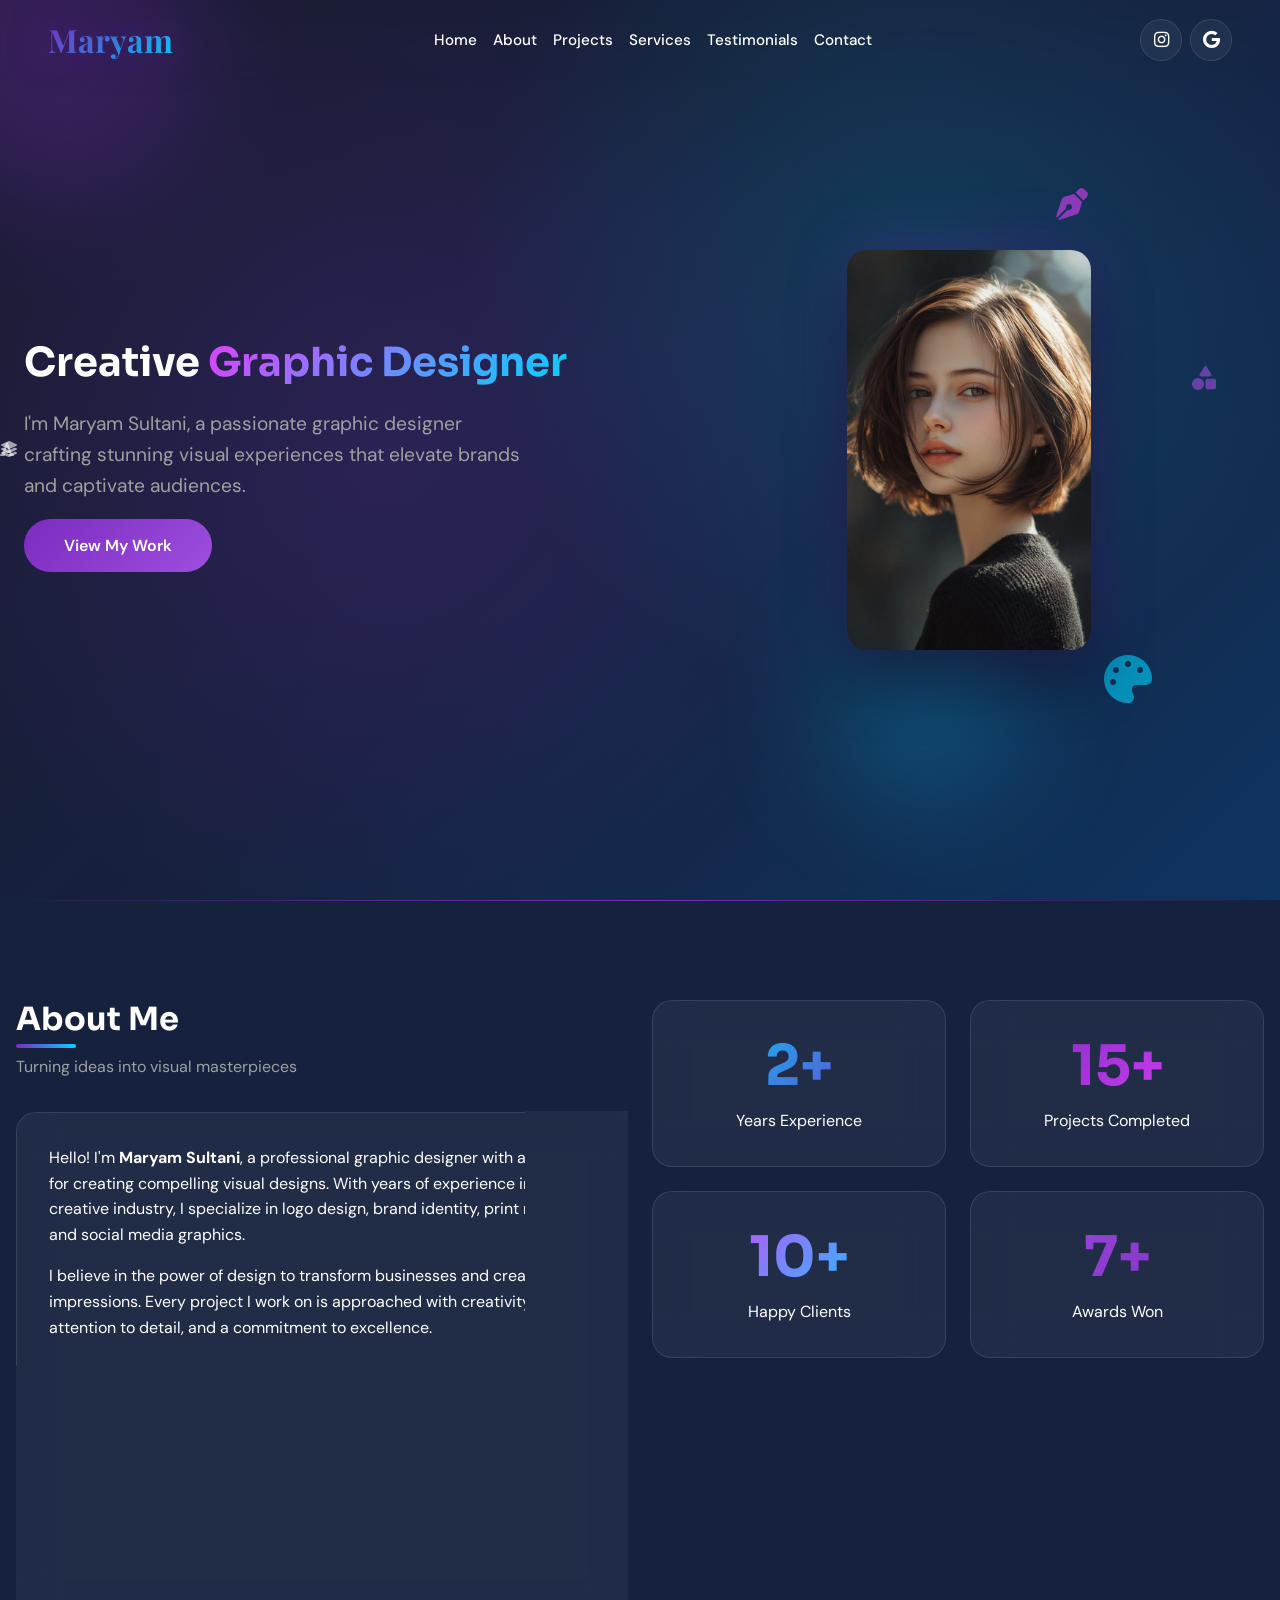
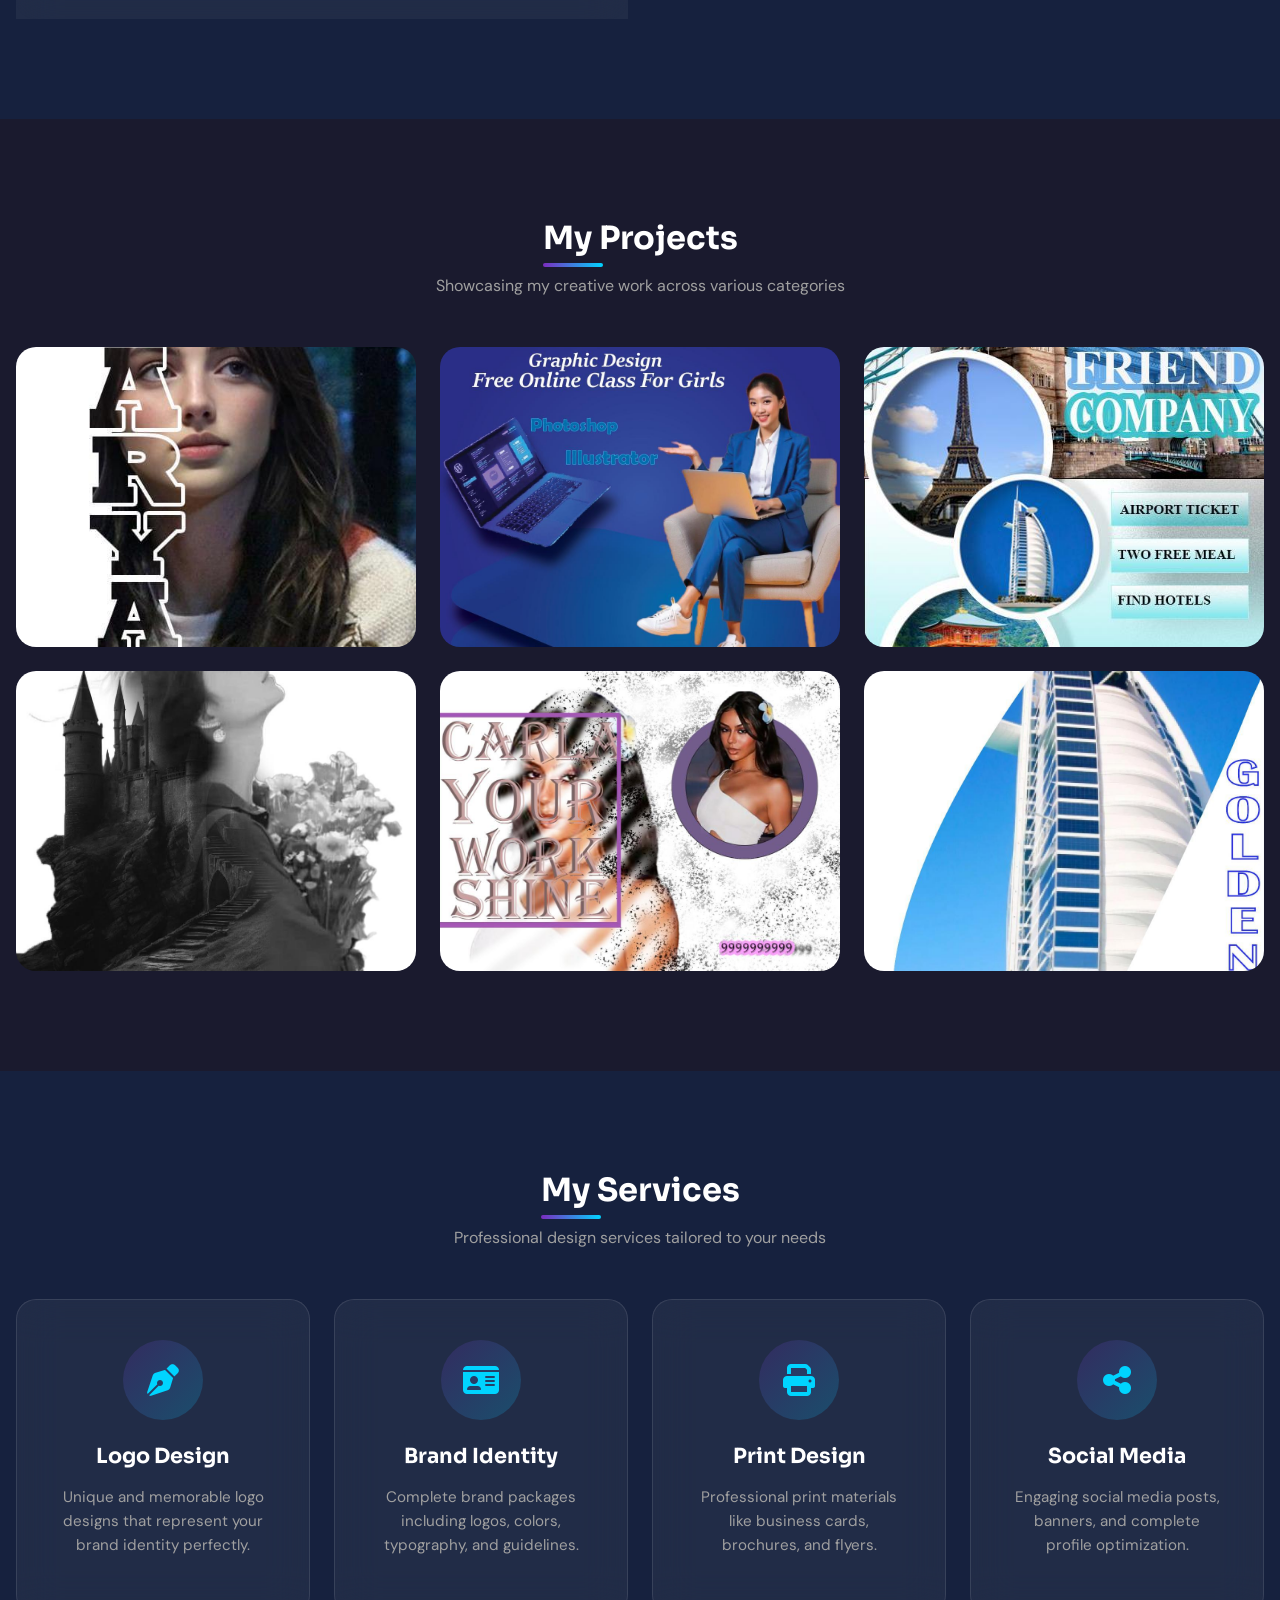
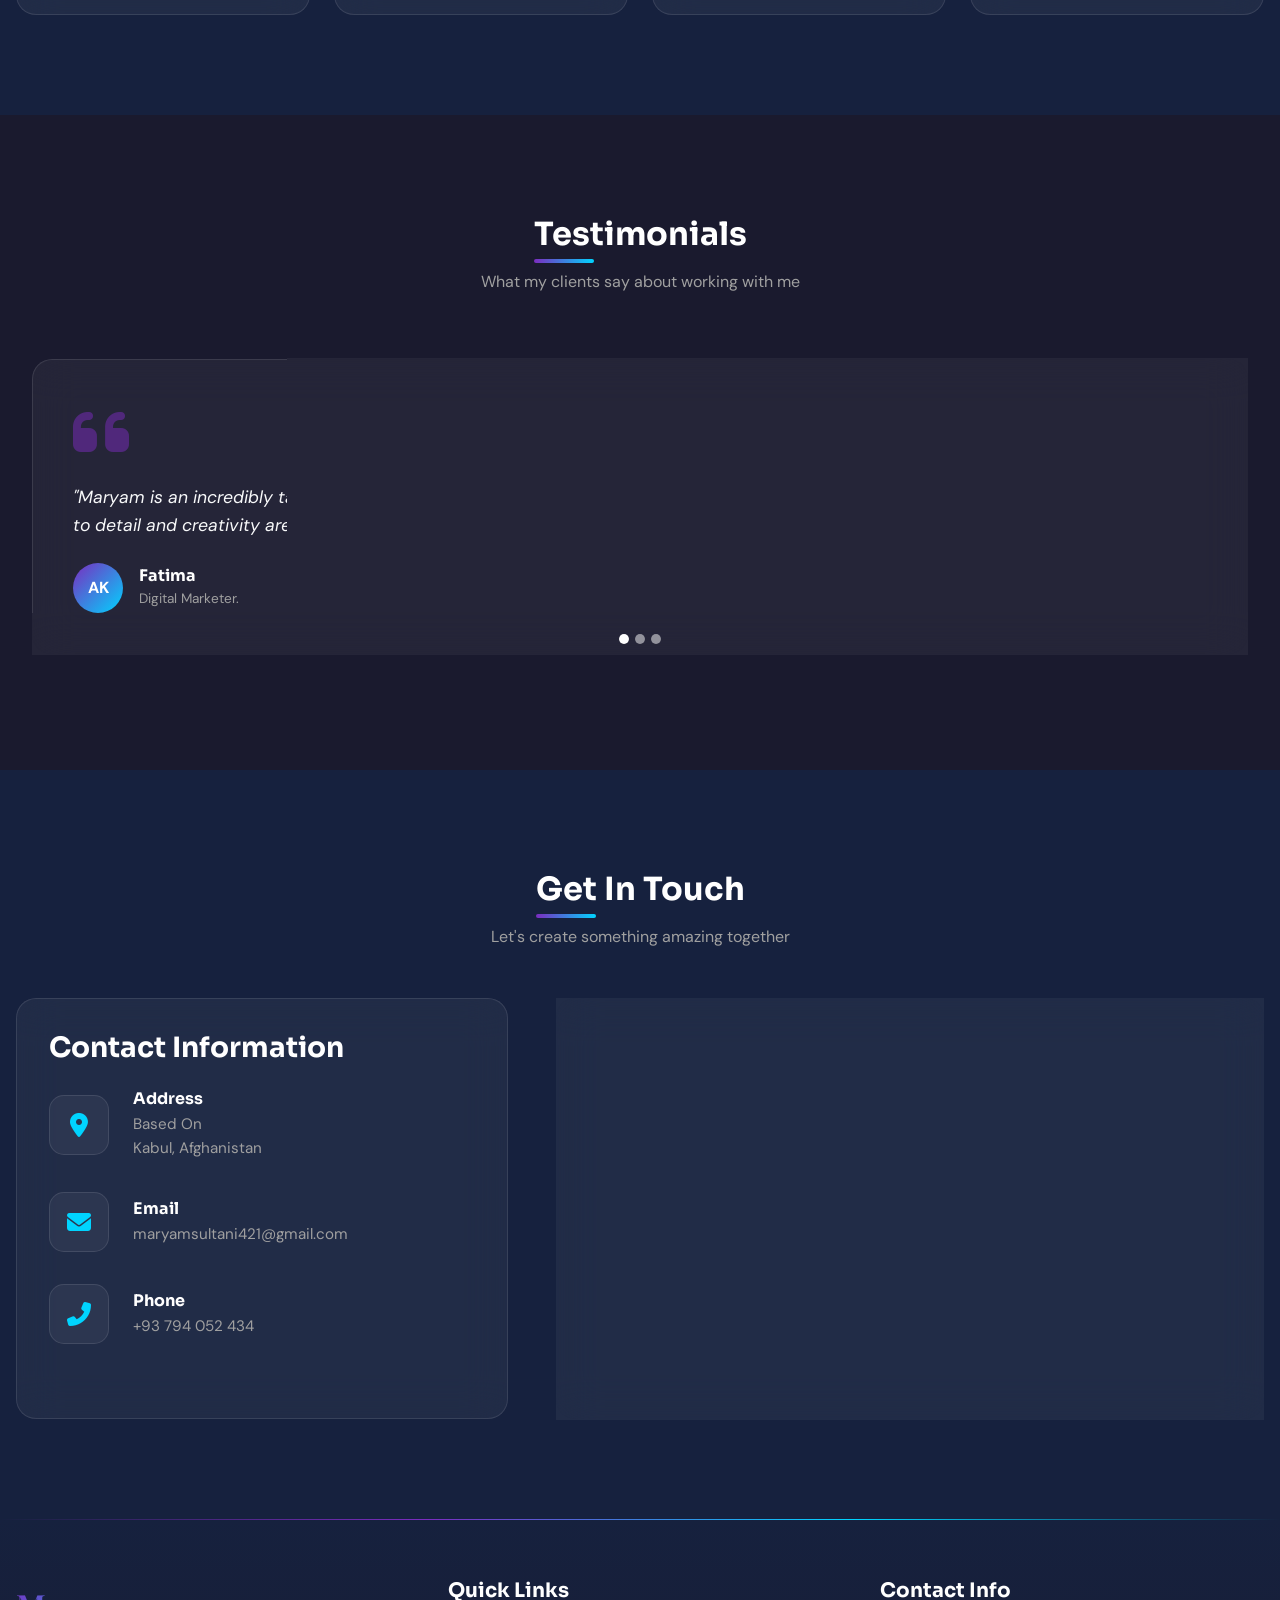
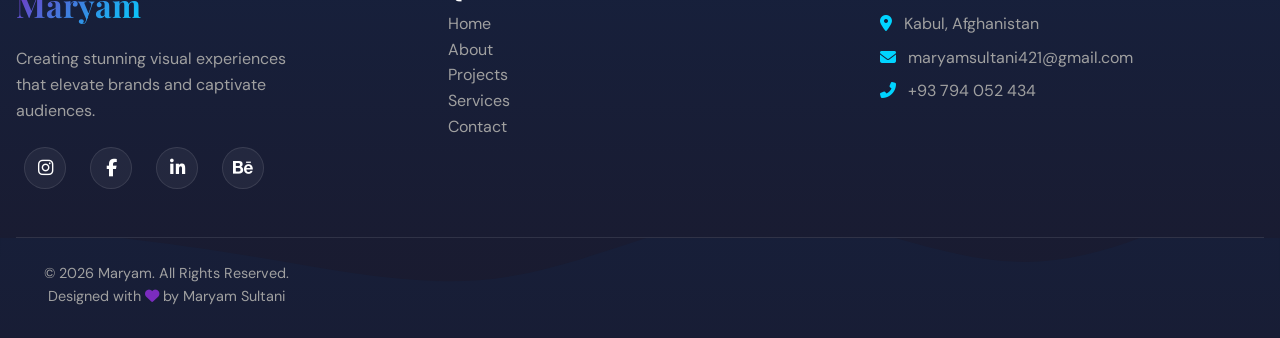
<file: index.html>
<!DOCTYPE html>
<html lang="en">
<head>
    <meta charset="UTF-8">
    <meta name="viewport" content="width=device-width, initial-scale=1.0">
    <title>Maryam Sultani – Graphic Designer</title>
    
    <!-- Favicon -->
    <link rel="icon" href="data:image/svg+xml,<svg xmlns='http://www.w3.org/2000/svg' viewBox='0 0 100 100'><defs><linearGradient id='g' x1='0%25' y1='0%25' x2='100%25' y2='100%25'><stop offset='0%25' stop-color='%237b2cbf'/><stop offset='100%25' stop-color='%2300d4ff'/></linearGradient></defs><text y='.9em' x='50%25' text-anchor='middle' font-size='80' fill='url(%23g)'>✦</text></svg>" type="image/svg+xml">
    
    <!-- Google Fonts -->
    <link rel="preconnect" href="https://fonts.googleapis.com">
    <link rel="preconnect" href="https://fonts.gstatic.com" crossorigin>
    <link href="https://fonts.googleapis.com/css2?family=DM+Sans:wght@400;500;700&family=Playfair+Display:wght@600;700&family=Sora:wght@400;600;700&display=swap" rel="stylesheet">
    
    <!-- Font Awesome -->
    <link rel="stylesheet" href="https://cdnjs.cloudflare.com/ajax/libs/font-awesome/6.5.1/css/all.min.css">
    
    <!-- Bootstrap 5 CSS -->
    <link href="https://cdn.jsdelivr.net/npm/bootstrap@5.3.2/dist/css/bootstrap.min.css" rel="stylesheet">
    
    <!-- Bootstrap Icons -->
    <link rel="stylesheet" href="https://cdn.jsdelivr.net/npm/bootstrap-icons@1.11.1/font/bootstrap-icons.css">
    
    <style>
        /* ============================================
           CSS VARIABLES & RESET
           ============================================ */
        :root {
            --primary: #1a1a2e;
            --secondary: #16213e;
            --accent-blue: #0f3460;
            --accent-purple: #7b2cbf;
            --highlight: #9d4edd;
            --glow-blue: #00d4ff;
            --glow-purple: #e040fb;
            --white: #ffffff;
            --light: #f8f9fa;
            --muted: #a0a0a0;
            --glass-bg: rgba(255, 255, 255, 0.05);
            --glass-border: rgba(255, 255, 255, 0.1);
        }

        * {
            margin: 0;
            padding: 0;
            box-sizing: border-box;
        }

        a {
            text-decoration: none !important;
        }

        html {
            scroll-behavior: smooth;
            overflow-x: hidden;
        }

        body {
            font-family: 'DM Sans', sans-serif;
            background: var(--primary);
            color: var(--white);
            overflow-x: hidden;
            max-width: 100vw;
            line-height: 1.6;
        }
        #loader-section{
    position:fixed;
    width:100%;
    height:100vh;
    display:flex;
    justify-content:center;
    align-items:center;
    background:linear-gradient(135deg,#5f00ba,#8e2de2);
    z-index:9999;
    perspective:1000px;
}

/* Slime Ball */
.slime{
    width:120px;
    height:120px;
    background:white;
    border-radius:50%;
    animation: slimeBounce 2s infinite ease-in-out;
    box-shadow:
        0 25px 50px rgba(0,0,0,0.4),
        inset -10px -15px 25px rgba(0,0,0,0.2),
        inset 10px 15px 25px rgba(255,255,255,0.5);
    transform-style:preserve-3d;
}

/* Shine */
.slime::before{
    content:'';
    position:absolute;
    width:120px;
    height:120px;
    border-radius:50%;
    background:radial-gradient(circle at 30% 30%, rgba(255,255,255,0.9), transparent 60%);
}

/* Slime Animation */
@keyframes slimeBounce{
    0%,100%{
        transform:translateY(0) scale(1,1) rotateX(0deg);
    }
    25%{
        transform:translateY(-40px) scale(1.1,0.9) rotateX(15deg);
    }
    50%{
        transform:translateY(0) scale(0.9,1.1) rotateX(-10deg);
    }
    75%{
        transform:translateY(-20px) scale(1.05,0.95) rotateX(10deg);
    }
}

/* Fade Out */
.fade-out{
    opacity:0;
    visibility:hidden;
    transition:all 1s ease;
}

        .container {
            max-width: 100%;
            padding-left: 1rem;
            padding-right: 1rem;
        }

        /* ============================================
           TYPOGRAPHY
           ============================================ */
        h1, h2, h3, h4, h5, h6 {
            font-family: 'Sora', sans-serif;
            font-weight: 700;
        }

        .logo-text {
            font-family: 'Playfair Display', serif;
            font-weight: 700;
            font-size: 2rem;
            background: linear-gradient(135deg, var(--accent-purple), var(--glow-blue));
            -webkit-background-clip: text;
            -webkit-text-fill-color: transparent;
            background-clip: text;
            text-shadow: 0 0 40px rgba(123, 44, 191, 0.5);
        }

        /* ============================================
           NAVBAR
           ============================================ */
        .navbar {
            position: fixed;
            top: 0;
            left: 0;
            right: 0;
            height: 80px;
            padding: 0 2rem;
            background: transparent;
            transition: all 0.4s cubic-bezier(0.4, 0, 0.2, 1);
            z-index: 1000;
            backdrop-filter: blur(10px);
        }

        .navbar.scrolled {
            background: rgba(26, 26, 46, 0.95);
            box-shadow: 0 10px 40px rgba(0, 0, 0, 0.3);
        }

        .navbar .nav-link {
            color: var(--white);
            font-weight: 500;
            font-size: 0.95rem;
            padding: 0.5rem 1.25rem;
            position: relative;
            transition: color 0.3s ease;
        }

        .navbar .nav-link::after {
            content: '';
            position: absolute;
            bottom: 0;
            left: 50%;
            width: 0;
            height: 2px;
            background: linear-gradient(90deg, var(--accent-purple), var(--glow-blue));
            transition: all 0.3s ease;
            transform: translateX(-50%);
        }

        .navbar .nav-link:hover {
            color: var(--glow-blue);
        }

        .navbar .nav-link:hover::after {
            width: 80%;
        }

        .social-icon {
            width: 42px;
            height: 42px;
            display: flex;
            align-items: center;
            justify-content: center;
            border-radius: 50%;
            background: var(--glass-bg);
            border: 1px solid var(--glass-border);
            color: var(--white);
            font-size: 1.1rem;
            transition: all 0.3s ease;
            margin-left: 0.5rem;
        }

        .social-icon:hover {
            background: linear-gradient(135deg, var(--accent-purple), var(--highlight));
            box-shadow: 0 0 25px rgba(123, 44, 191, 0.5);
            transform: translateY(-3px);
        }

        .navbar-toggler {
            border: none;
            padding: 0.5rem;
        }

        .navbar-toggler:focus {
            box-shadow: none;
        }

        .navbar-toggler-icon {
            background-image: none;
            width: 30px;
            height: 2px;
            background: var(--white);
            position: relative;
            transition: all 0.3s ease;
        }

        .navbar-toggler-icon::before,
        .navbar-toggler-icon::after {
            content: '';
            position: absolute;
            width: 100%;
            height: 100%;
            background: var(--white);
            left: 0;
            transition: all 0.3s ease;
        }

        .navbar-toggler-icon::before { top: -8px; }
        .navbar-toggler-icon::after { top: 8px; }

        /* Offcanvas */
        .offcanvas {
            background: linear-gradient(180deg, var(--primary), var(--secondary));
        }

        .offcanvas-header .btn-close {
            filter: invert(1);
        }

        .offcanvas-body .nav-link {
            color: var(--white);
            font-size: 1.2rem;
            padding: 1rem;
            border-bottom: 1px solid var(--glass-border);
            transition: all 0.3s ease;
        }

        .offcanvas-body .nav-link:hover {
            padding-left: 1.5rem;
            color: var(--glow-blue);
        }

        /* ============================================
           HERO SECTION
           ============================================ */
        .hero {
            min-height: 100vh;
            display: flex;
            align-items: center;
            position: relative;
            overflow: hidden;
            background: linear-gradient(135deg, var(--primary) 0%, var(--secondary) 50%, var(--accent-blue) 100%);
        }

        .hero::before {
            content: '';
            position: absolute;
            top: 0;
            left: 0;
            right: 0;
            bottom: 0;
            background: radial-gradient(circle at 30% 50%, rgba(123, 44, 191, 0.2) 0%, transparent 50%),
                        radial-gradient(circle at 70% 30%, rgba(0, 212, 255, 0.15) 0%, transparent 40%);
        }

        .hero-content {
            position: relative;
            z-index: 2;
        }

        .hero h1 {
            font-size: 4rem;
            line-height: 1.1;
            margin-bottom: 1.5rem;
        }

        .hero h1 span {
            background: linear-gradient(135deg, var(--glow-purple), var(--glow-blue));
            -webkit-background-clip: text;
            -webkit-text-fill-color: transparent;
            background-clip: text;
        }

        .hero p {
            font-size: 1.2rem;
            color: var(--muted);
            margin-bottom: 2rem;
            max-width: 500px;
        }

        .btn-gradient {
            background: linear-gradient(135deg, var(--accent-purple), var(--highlight));
            color: var(--white);
            padding: 1rem 2.5rem;
            border-radius: 50px;
            font-weight: 600;
            border: none;
            position: relative;
            overflow: hidden;
            transition: all 0.4s ease;
        }

       

        .btn-gradient:hover {
            transform: translateY(-3px);
            box-shadow: 0 15px 40px rgba(123, 44, 191, 0.4);
        }

        .btn-gradient:hover::before {
            left: 0;
        }

        .hero-image-container {
            position: relative;
        }

        .hero-image {
            width: 110%;
            max-width: 450px;
            height: 500px;
            object-fit: cover;
            border-radius: 20px;
            box-shadow: 0 30px 60px rgba(0, 0, 0, 0.4),
                        0 0 60px rgba(123, 44, 191, 0.3);
        }

        /* Floating 3D Elements */
        .floating-element {
            position: absolute;
            opacity: 0.6;
            animation: float 6s ease-in-out infinite;
        }

        .floating-element:nth-child(1) {
            top: 15%;
            left: 10%;
            font-size: 3rem;
            color: var(--glow-blue);
            animation-delay: 0s;
        }

        .floating-element:nth-child(2) {
            top: 60%;
            left: 5%;
            font-size: 2.5rem;
            color: var(--accent-purple);
            animation-delay: 1s;
        }

        .floating-element:nth-child(3) {
            top: 20%;
            right: 15%;
            font-size: 2rem;
            color: var(--glow-purple);
            animation-delay: 2s;
        }

        .floating-element:nth-child(4) {
            bottom: 20%;
            right: 10%;
            font-size: 3rem;
            color: var(--glow-blue);
            animation-delay: 1.5s;
        }

        .floating-element:nth-child(5) {
            top: 40%;
            right: 5%;
            font-size: 1.5rem;
            color: var(--highlight);
            animation-delay: 0.5s;
        }

        .shape {
            position: absolute;
            border-radius: 50%;
            filter: blur(60px);
            animation: pulse 4s ease-in-out infinite;
        }

        .shape-1 {
            width: 300px;
            height: 300px;
            background: var(--accent-purple);
            top: -100px;
            left: -100px;
            opacity: 0.3;
        }

        .shape-2 {
            width: 200px;
            height: 200px;
            background: var(--glow-blue);
            bottom: 10%;
            right: 20%;
            opacity: 0.2;
            animation-delay: 2s;
        }

        /* ============================================
           ABOUT SECTION
           ============================================ */
        .about {
            padding: 100px 0;
            position: relative;
            background: var(--secondary);
        }

        .about::before {
            content: '';
            position: absolute;
            top: 0;
            left: 0;
            right: 0;
            height: 1px;
            background: linear-gradient(90deg, transparent, var(--accent-purple), transparent);
        }

        .glass-card {
            background: var(--glass-bg);
            backdrop-filter: blur(20px);
            border: 1px solid var(--glass-border);
            border-radius: 20px;
            padding: 2rem;
            transition: all 0.4s ease;
        }

        .glass-card:hover {
            transform: translateY(-10px);
            box-shadow: 0 30px 60px rgba(0, 0, 0, 0.3);
            border-color: rgba(123, 44, 191, 0.3);
        }

        .section-title {
            font-size: 2.5rem;
            margin-bottom: 1rem;
            position: relative;
            display: inline-block;
        }

        .section-title::after {
            content: '';
            position: absolute;
            bottom: -10px;
            left: 0;
            width: 60px;
            height: 4px;
            background: linear-gradient(90deg, var(--accent-purple), var(--glow-blue));
            border-radius: 2px;
        }

        .section-subtitle {
            color: var(--muted);
            margin-bottom: 2rem;
        }

        .skill-bar {
            margin-bottom: 1.25rem;
        }

        .skill-name {
            display: flex;
            justify-content: space-between;
            margin-bottom: 0.4rem;
            font-weight: 500;
            font-size: 0.9rem;
        }

        .skill-progress {
            height: 6px;
            background: rgba(255, 255, 255, 0.1);
            border-radius: 3px;
            overflow: hidden;
        }

        .skill-fill {
            height: 100%;
            background: linear-gradient(90deg, var(--accent-purple), var(--glow-blue));
            border-radius: 3px;
            width: 0;
            transition: width 1.5s ease;
        }

        /* ============================================
           PROJECTS SECTION
           ============================================ */
        .projects {
            padding: 100px 0;
            position: relative;
            background: var(--primary);
        }

        .project-card {
            position: relative;
            border-radius: 20px;
            overflow: hidden;
            cursor: pointer;
            transition: all 0.4s ease;
        }

        .project-card img {
            width: 100%;
            height: 300px;
            object-fit: cover;
            transition: all 0.5s ease;
        }

        .project-card::before {
            content: '';
            position: absolute;
            top: 0;
            left: 0;
            right: 0;
            bottom: 0;
            background: linear-gradient(to top, rgba(26, 26, 46, 0.95) 0%, transparent 60%);
            z-index: 1;
            opacity: 0;
            transition: opacity 0.4s ease;
        }

        .project-card:hover img {
            transform: scale(1.1);
        }

        .project-card:hover::before {
            opacity: 1;
        }

        .project-info {
            position: absolute;
            bottom: 0;
            left: 0;
            right: 0;
            padding: 1.5rem;
            transform: translateY(20px);
            opacity: 0;
            transition: all 0.4s ease;
            z-index: 2;
        }

        .project-card:hover .project-info {
            transform: translateY(0);
            opacity: 1;
        }

        .project-category {
            font-size: 0.85rem;
            color: var(--glow-blue);
            text-transform: uppercase;
            letter-spacing: 2px;
            margin-bottom: 0.5rem;
        }

        .project-title {
            font-size: 1.3rem;
            margin-bottom: 0;
        }

        /* ============================================
           SERVICES SECTION
           ============================================ */
        .services {
            padding: 100px 0;
            position: relative;
            background: var(--secondary);
        }

        .service-card {
            background: var(--glass-bg);
            backdrop-filter: blur(20px);
            border: 1px solid var(--glass-border);
            border-radius: 20px;
            padding: 2.5rem;
            text-align: center;
            position: relative;
            overflow: hidden;
            transition: all 0.4s ease;
        }

        .service-card::before {
            content: '';
            position: absolute;
            top: 0;
            left: 0;
            right: 0;
            height: 3px;
            background: linear-gradient(90deg, var(--accent-purple), var(--glow-blue));
            transform: scaleX(0);
            transition: transform 0.4s ease;
        }

        .service-card:hover {
            transform: translateY(-15px) rotateX(5deg);
            box-shadow: 0 30px 60px rgba(0, 0, 0, 0.3);
            border-color: rgba(123, 44, 191, 0.3);
        }

        .service-card:hover::before {
            transform: scaleX(1);
        }

        .service-icon {
            width: 80px;
            height: 80px;
            display: flex;
            align-items: center;
            justify-content: center;
            margin: 0 auto 1.5rem;
            background: linear-gradient(135deg, rgba(123, 44, 191, 0.2), rgba(0, 212, 255, 0.2));
            border-radius: 50%;
            font-size: 2rem;
            color: var(--glow-blue);
            transition: all 0.4s ease;
        }

        .service-card:hover .service-icon {
            background: linear-gradient(135deg, var(--accent-purple), var(--highlight));
            box-shadow: 0 0 30px rgba(123, 44, 191, 0.5);
            transform: scale(1.1) rotate(10deg);
        }

        .service-card h4 {
            margin-bottom: 1rem;
            font-size: 1.3rem;
        }

        .service-card p {
            color: var(--muted);
            font-size: 0.95rem;
        }

        /* ============================================
           TESTIMONIALS SECTION
           ============================================ */
        .testimonials {
            padding: 100px 0;
            position: relative;
            background: var(--primary);
        }

        .testimonial-card {
            background: var(--glass-bg);
            backdrop-filter: blur(20px);
            border: 1px solid var(--glass-border);
            border-radius: 20px;
            padding: 2.5rem;
            margin: 1rem;
        }

        .testimonial-quote {
            font-size: 4rem;
            color: var(--accent-purple);
            line-height: 1;
            margin-bottom: 1rem;
            opacity: 0.5;
        }

        .testimonial-text {
            font-size: 1.1rem;
            font-style: italic;
            color: var(--light);
            margin-bottom: 1.5rem;
        }

        .testimonial-author {
            display: flex;
            align-items: center;
            gap: 1rem;
        }

        .testimonial-avatar {
            width: 50px;
            height: 50px;
            border-radius: 50%;
            background: linear-gradient(135deg, var(--accent-purple), var(--glow-blue));
            display: flex;
            align-items: center;
            justify-content: center;
            font-weight: 700;
        }

        .testimonial-info h5 {
            margin: 0;
            font-size: 1rem;
        }

        .testimonial-info span {
            color: var(--muted);
            font-size: 0.85rem;
        }

        .carousel-indicators button {
            width: 12px;
            height: 12px;
            border-radius: 50%;
            background-color: transparent;
            border: 2px solid var(--white);
            opacity: 0.6;
            margin: 0 4px;
            padding: 0;
        }

        .carousel-indicators button.active {
            background-color: var(--white);
            opacity: 1;
        }

        /* ============================================
           CONTACT SECTION
           ============================================ */
        .contact {
            padding: 100px 0;
            position: relative;
            background: var(--secondary);
        }

        .contact-info-item {
            display: flex;
            align-items: center;
            gap: 1.5rem;
            margin-bottom: 2rem;
        }

        .contact-icon {
            width: 60px;
            height: 60px;
            display: flex;
            align-items: center;
            justify-content: center;
            background: var(--glass-bg);
            border: 1px solid var(--glass-border);
            border-radius: 15px;
            font-size: 1.5rem;
            color: var(--glow-blue);
            transition: all 0.3s ease;
        }

        .contact-info-item:hover .contact-icon {
            background: linear-gradient(135deg, var(--accent-purple), var(--highlight));
            box-shadow: 0 0 30px rgba(123, 44, 191, 0.4);
            transform: translateY(-5px);
        }

        .contact-info-item h5 {
            margin-bottom: 0.25rem;
            font-size: 1rem;
        }

        .contact-info-item p {
            color: var(--muted);
            margin: 0;
            font-size: 0.95rem;
        }

        .form-control {
            background: var(--glass-bg);
            border: 1px solid var(--glass-border);
            color: var(--white);
            padding: 1rem 1.25rem;
            border-radius: 12px;
            transition: all 0.3s ease;
        }

        .form-control:focus {
            background: var(--glass-bg);
            border-color: var(--accent-purple);
            box-shadow: 0 0 20px rgba(123, 44, 191, 0.3);
            color: var(--white);
        }

        .form-control::placeholder {
            color: var(--muted);
        }

        .form-floating label {
            color: var(--muted);
        }

        .form-floating .form-control:focus ~ label,
        .form-floating .form-control:not(:placeholder-shown) ~ label {
            color: var(--glow-blue);
        }

        /* ============================================
           FOOTER
           ============================================ */
        .footer {
            padding: 60px 0 30px;
            position: relative;
            background: linear-gradient(180deg, var(--secondary), var(--primary));
            overflow: hidden;
        }

        .footer::before {
            content: '';
            position: absolute;
            top: 0;
            left: 0;
            right: 0;
            height: 1px;
            background: linear-gradient(90deg, transparent, var(--accent-purple), var(--glow-blue), transparent);
        }

        .footer-shape {
            position: absolute;
            bottom: 0;
            left: 0;
            right: 0;
            height: 100px;
            background: url("data:image/svg+xml,%3Csvg xmlns='http://www.w3.org/2000/svg' viewBox='0 0 1440 320'%3E%3Cpath fill='%230f3460' fill-opacity='0.3' d='M0,192L48,197.3C96,203,192,213,288,229.3C384,245,480,267,576,250.7C672,235,768,181,864,181.3C960,181,1056,235,1152,234.7C1248,235,1344,181,1392,154.7L1440,128L1440,320L1392,320C1344,320,1248,320,1152,320C1056,320,960,320,864,320C768,320,672,320,576,320C480,320,384,320,288,320C192,320,96,320,48,320L0,320Z'%3E%3C/path%3E%3C/svg%3E") no-repeat bottom;
            background-size: cover;
            opacity: 0.5;
        }

        .footer-content {
            position: relative;
            z-index: 2;
        }

        .footer-logo {
            font-family: 'Playfair Display', serif;
            font-size: 2rem;
            font-weight: 700;
            background: linear-gradient(135deg, var(--accent-purple), var(--glow-blue));
            -webkit-background-clip: text;
            -webkit-text-fill-color: transparent;
            margin-bottom: 1rem;
            display: inline-block;
        }

        .footer p {
            color: var(--muted);
            max-width: 300px;
        }

        .footer-social {
            display: flex;
            gap: 1rem;
            margin-top: 1.5rem;
        }

        .footer-bottom {
            margin-top: 3rem;
            padding-top: 1.5rem;
            border-top: 1px solid var(--glass-border);
            text-align: center;
            color: var(--muted);
            font-size: 0.9rem;
        }

        .footer a {
            text-decoration: none !important;
            transition: color 0.3s ease;
        }

        .footer a:hover {
            color: var(--glow-blue) !important;
        }

        /* ============================================
           ANIMATIONS
           ============================================ */
        @keyframes fadeInUp {
            from {
                opacity: 0;
                transform: translateY(30px);
            }
            to {
                opacity: 1;
                transform: translateY(0);
            }
        }

        @keyframes fadeInRight {
            from {
                opacity: 0;
                transform: translateX(30px);
            }
            to {
                opacity: 1;
                transform: translateX(0);
            }
        }

        @keyframes float {
            0%, 100% {
                transform: translateY(0) rotate(0deg);
            }
            50% {
                transform: translateY(-20px) rotate(10deg);
            }
        }

        @keyframes pulse {
            0%, 100% {
                opacity: 0.3;
                transform: scale(1);
            }
            50% {
                opacity: 0.5;
                transform: scale(1.1);
            }
        }

        @keyframes morphShape {
            0%, 100% {
                border-radius: 30% 70% 70% 30% / 30% 30% 70% 70%;
            }
            25% {
                border-radius: 58% 42% 75% 25% / 76% 46% 54% 24%;
            }
            50% {
                border-radius: 50% 50% 33% 67% / 55% 27% 73% 45%;
            }
            75% {
                border-radius: 33% 67% 58% 42% / 63% 68% 32% 37%;
            }
        }

        @keyframes gradientMove {
            0% {
                background-position: 0% 50%;
            }
            50% {
                background-position: 100% 50%;
            }
            100% {
                background-position: 0% 50%;
            }
        }

        /* Scroll Animation Classes */
        .reveal {
            opacity: 0;
            transform: translateY(50px);
            transition: all 0.8s ease;
        }

        .reveal.active {
            opacity: 1;
            transform: translateY(0);
        }

        /* ============================================
           RESPONSIVE
           ============================================ */
        @media (max-width: 991px) {
            .navbar .container {
                position: relative;
            }

            .navbar-collapse {
                display: none;
            }

            .hero h1 {
                font-size: 2.5rem;
            }

            .hero-image {
                max-width: 320px;
                height: 380px;
            }

            .section-title {
                font-size: 2rem;
            }
        }

        @media (max-width: 767px) {
            .hero {
                padding-top: 90px;
                padding-bottom: 40px;
                text-align: center;
            }

            .hero .row {
                flex-direction: column-reverse;
            }

            .hero-content {
                text-align: center;
            }

            .hero p {
                margin: 0 auto 1.5rem;
            }

            .hero-image-container {
                margin-top: 1.5rem;
                text-align: center;
            }

            .hero-image {
                max-width: 240px;
                height: 280px;
            }

            .floating-element {
                display: none;
            }

            .about, .projects, .services, .testimonials, .contact {
                padding: 50px 0;
            }

            .section-title {
                font-size: 1.75rem;
                margin-bottom: 0.75rem;
            }

            .section-subtitle {
                margin-bottom: 2rem;
            }

            .glass-card, .service-card {
                padding: 1.25rem;
            }

            .about .row {
                flex-direction: column;
            }

            .about .col-lg-6:first-child {
                order: 2;
            }

            .about .col-lg-6:last-child {
                order: 1;
                margin-bottom: 1.5rem;
            }

            .projects .row {
                flex-direction: column;
            }

            .services .row {
                flex-direction: column;
            }

            .services .col-md-6, 
            .services .col-lg-3 {
                width: 100%;
            }

            .testimonials .carousel-inner {
                padding: 0 0.5rem;
            }

            .contact .row {
                flex-direction: column;
            }

            .contact .col-lg-5,
            .contact .col-lg-7 {
                width: 100%;
            }
        }

        @media (max-width: 576px) {
            .navbar {
                padding: 0 1rem;
                height: 70px;
            }

            .logo-text {
                font-size: 1.5rem;
            }

            .hero {
                padding-top: 85px;
                padding-bottom: 30px;
                min-height: auto;
            }

            .hero h1 {
                font-size: 1.75rem;
                margin-bottom: 1rem;
            }

            .hero p {
                font-size: 0.9rem;
                margin-bottom: 1.25rem;
            }

            .hero-image {
                max-width: 200px;
                height: 240px;
            }

            .btn-gradient {
                padding: 0.75rem 1.5rem;
                font-size: 0.875rem;
            }

            .section-title {
                font-size: 1.5rem;
            }

            .section-subtitle {
                font-size: 0.85rem;
                margin-bottom: 1.5rem;
            }

            .about, .projects, .services, .testimonials, .contact {
                padding: 40px 0;
            }

            .glass-card p {
                font-size: 0.9rem;
            }

            .skill-name {
                font-size: 0.8rem;
            }

            .display-4 {
                font-size: 2rem !important;
            }

            .project-card img {
                height: 200px;
            }

            .project-info {
                padding: 1rem;
            }

            .project-title {
                font-size: 1rem;
            }

            .project-category {
                font-size: 0.7rem;
            }

            .service-card {
                padding: 1.25rem;
                margin-bottom: 1rem;
            }

            .service-icon {
                width: 55px;
                height: 55px;
                font-size: 1.25rem;
                margin-bottom: 1rem;
            }

            .service-card h4 {
                font-size: 1rem;
                margin-bottom: 0.5rem;
            }

            .service-card p {
                font-size: 0.8rem;
            }

            .testimonial-card {
                padding: 1.25rem;
                margin: 0.25rem;
            }

            .testimonial-text {
                font-size: 0.85rem;
            }

            .testimonial-quote {
                font-size: 2.5rem;
            }

            .testimonial-avatar {
                width: 40px;
                height: 40px;
                font-size: 0.9rem;
            }

            .testimonial-info h5 {
                font-size: 0.9rem;
            }

            .testimonial-info span {
                font-size: 0.75rem;
            }

            .contact-info-item {
                flex-direction: row;
                text-align: left;
                gap: 1rem;
                margin-bottom: 1.25rem;
            }

            .contact-icon {
                width: 45px;
                height: 45px;
                font-size: 1.1rem;
                flex-shrink: 0;
            }

            .contact-info-item h5 {
                font-size: 0.9rem;
            }

            .contact-info-item p {
                font-size: 0.8rem;
            }

            .form-control {
                padding: 0.75rem 1rem;
                font-size: 0.9rem;
            }

            .form-floating > .form-control, 
            .form-floating > .form-select {
                height: 3rem;
            }

            .form-floating > label {
                padding: 0.75rem 1rem;
                font-size: 0.9rem;
            }

            .btn-gradient.w-100 {
                width: 100% !important;
            }

            .footer {
                padding: 30px 0 20px;
            }

            .footer-logo {
                font-size: 1.5rem;
            }

            .footer p {
                font-size: 0.85rem;
            }

            .footer h5 {
                font-size: 1rem;
                margin-bottom: 0.75rem;
            }

            .footer ul li {
                font-size: 0.85rem;
                margin-bottom: 0.5rem;
            }

            .footer-bottom {
                margin-top: 1.5rem;
                padding-top: 1rem;
                font-size: 0.75rem;
            }

            .carousel-indicators {
                bottom: -5px;
            }

            .carousel-indicators button {
                width: 8px;
                height: 8px;
                border-width: 1.5px;
            }
        }

        @media (max-width: 400px) {
            .hero h1 {
                font-size: 1.5rem;
            }

            .hero p {
                font-size: 0.85rem;
            }

            .hero-image {
                max-width: 170px;
                height: 200px;
            }

            .btn-gradient {
                padding: 0.65rem 1.25rem;
                font-size: 0.8rem;
            }

            .section-title {
                font-size: 1.35rem;
            }

            .glass-card {
                padding: 1rem;
            }

            .project-card img {
                height: 180px;
            }

            .service-icon {
                width: 50px;
                height: 50px;
            }

            .testimonial-card {
                padding: 1rem;
            }

            .contact-icon {
                width: 40px;
                height: 40px;
                font-size: 1rem;
            }
        }

            .navbar-collapse {
                display: none;
            }

            .hero h1 {
                font-size: 2.5rem;
            }

            .hero-image {
                max-width: 350px;
                height: 400px;
            }

            .section-title {
                font-size: 2rem;
            }
        }

        @media (max-width: 576px) {
            .hero {
                padding-top: 90px;
            }

            .hero h1 {
                font-size: 2rem;
            }

            .hero p {
                font-size: 1rem;
            }

            .hero-image {
                max-width: 250px;
                height: 300px;
            }

            .section-title {
                font-size: 1.6rem;
            }

            .about, .projects, .services, .testimonials, .contact {
                padding: 50px 0;
            }

            .glass-card {
                padding: 1.5rem;
            }

            .project-card img {
                height: 250px;
            }

            .service-card {
                padding: 1.5rem;
            }

            .service-icon {
                width: 70px;
                height: 70px;
            }

            .testimonial-card {
                padding: 2rem;
                margin: 0.5rem;
            }

            .contact-info-item {
                flex-direction: row;
                text-align: left;
            }

            .contact-icon {
                flex-shrink: 0;
            }

            .form-floating > .form-control, 
            .form-floating > .form-select {
                height: 3.5rem;
                padding: 1rem 1.25rem;
            }

            .form-floating > label {
                padding: 1rem 1.25rem;
            }

            .btn-gradient {
                padding: 0.9rem 2rem;
            }

            .footer-social {
                justify-content: flex-start;
            }
        }

        @media (max-width: 767px) {
            .hero {
                padding-top: 100px;
                text-align: center;
            }

            .hero p {
                margin: 0 auto 2rem;
            }

            .hero-image-container {
                margin-top: 2rem;
            }

            .hero-image {
                max-width: 280px;
                height: 320px;
            }

            .floating-element {
                display: none;
            }

            .about, .projects, .services, .testimonials, .contact {
                padding: 60px 0;
            }

            .section-title {
                font-size: 1.75rem;
            }

            .glass-card, .service-card {
                padding: 1.5rem;
            }
        }

        @media (max-width: 480px) {
            .navbar {
                padding: 0 1rem;
                height: 70px;
            }

            .logo-text {
                font-size: 1.5rem;
            }

            .hero {
                min-height: auto;
                padding: 100px 0 60px;
            }

            .hero h1 {
                font-size: 1.75rem;
            }

            .hero p {
                font-size: 0.95rem;
            }

            .hero-image {
                max-width: 220px;
                height: 260px;
            }

            .btn-gradient {
                padding: 0.875rem 1.75rem;
                font-size: 0.9rem;
            }

            .section-title {
                font-size: 1.5rem;
            }

            .section-subtitle {
                font-size: 0.9rem;
                margin-bottom: 2rem;
            }

            .glass-card {
                padding: 1.25rem;
            }

            .about, .projects, .services, .testimonials, .contact {
                padding: 50px 0;
            }

            .service-card {
                padding: 1.5rem;
            }

            .service-icon {
                width: 60px;
                height: 60px;
                font-size: 1.5rem;
            }

            .service-card h4 {
                font-size: 1.1rem;
            }

            .service-card p {
                font-size: 0.85rem;
            }

            .testimonial-card {
                padding: 1.5rem;
                margin: 0.5rem;
            }

            .testimonial-text {
                font-size: 0.95rem;
            }

            .contact-info-item {
                flex-direction: column;
                text-align: center;
                gap: 1rem;
            }

            .contact-icon {
                margin: 0 auto;
            }

            .form-control {
                padding: 0.875rem 1rem;
                font-size: 0.95rem;
            }

            .footer {
                padding: 40px 0 20px;
            }

            .footer-logo {
                font-size: 1.5rem;
            }

            .footer h5 {
                font-size: 1rem;
                margin-bottom: 1rem;
            }

            .footer-bottom {
                margin-top: 2rem;
                padding-top: 1rem;
                font-size: 0.8rem;
            }

            .project-card img {
                height: 220px;
            }

            .project-title {
                font-size: 1.1rem;
            }

            .project-category {
                font-size: 0.75rem;
            }

            .skill-bar {
                margin-bottom: 1rem;
            }

            .skill-name {
                font-size: 0.85rem;
            }

            .display-4 {
                font-size: 2rem !important;
            }
        }

        @media (max-width: 360px) {
            .hero h1 {
                font-size: 1.5rem;
            }

            .hero p {
                font-size: 0.875rem;
            }

            .hero-image {
                max-width: 180px;
                height: 220px;
            }

            .section-title {
                font-size: 1.35rem;
            }

            .glass-card p {
                font-size: 0.9rem;
            }

            .testimonial-card {
                padding: 1.25rem;
            }

            .testimonial-text {
                font-size: 0.875rem;
            }

            .testimonial-avatar {
                width: 40px;
                height: 40px;
                font-size: 0.9rem;
            }

            .testimonial-info h5 {
                font-size: 0.9rem;
            }

            .testimonial-info span {
                font-size: 0.75rem;
            }
        }

        /* Custom Scrollbar */
        ::-webkit-scrollbar {
            width: 8px;
        }

        ::-webkit-scrollbar-track {
            background: var(--primary);
        }

        ::-webkit-scrollbar-thumb {
            background: var(--accent-purple);
            border-radius: 4px;
        }

        ::-webkit-scrollbar-thumb:hover {
            background: var(--highlight);
        }
    </style>
</head>
<body>
    <!-- loader -->
     <div id="loader-section">
    <div class="slime"></div>
</div>
    <!-- ============================================
         NAVBAR
         ============================================ -->
    <nav class="navbar navbar-expand-lg" id="navbar">
        <div class="container">
            <!-- Logo -->
            <a class="logo-text" href="#">Maryam</a>

            <!-- Desktop Navigation -->
            <div class="collapse navbar-collapse" id="navbarNav">
                <ul class="navbar-nav mx-auto">
                    <li class="nav-item">
                        <a class="nav-link" href="#home">Home</a>
                    </li>
                    <li class="nav-item">
                        <a class="nav-link" href="#about">About</a>
                    </li>
                    <li class="nav-item">
                        <a class="nav-link" href="#projects">Projects</a>
                    </li>
                    <li class="nav-item">
                        <a class="nav-link" href="#services">Services</a>
                    </li>
                    <li class="nav-item">
                        <a class="nav-link" href="#testimonials">Testimonials</a>
                    </li>
                    <li class="nav-item">
                        <a class="nav-link" href="#contact">Contact</a>
                    </li>
                </ul>

                <!-- Social Icons -->
                <div class="d-none d-lg-flex">
                    <a href="#" class="social-icon" title="Instagram">
                        <i class="fab fa-instagram"></i>
                    </a>
                    <a href="#" class="social-icon" title="Google">
                        <i class="fab fa-google"></i>
                    </a>
                </div>
            </div>

            <!-- Mobile Hamburger -->
            <button class="navbar-toggler" type="button" data-bs-toggle="offcanvas" data-bs-target="#mobileMenu">
                <span class="navbar-toggler-icon"></span>
            </button>
        </div>
    </nav>

    <!-- Mobile Offcanvas Menu -->
    <div class="offcanvas offcanvas-end" tabindex="-1" id="mobileMenu">
        <div class="offcanvas-header">
            <h5 class="logo-text">Maryam</h5>
            <button type="button" class="btn-close" data-bs-dismiss="offcanvas"></button>
        </div>
        <div class="offcanvas-body">
            <ul class="navbar-nav">
                <li class="nav-item">
                    <a class="nav-link" href="#home" data-bs-dismiss="offcanvas">Home</a>
                </li>
                <li class="nav-item">
                    <a class="nav-link" href="#about" data-bs-dismiss="offcanvas">About</a>
                </li>
                <li class="nav-item">
                    <a class="nav-link" href="#projects" data-bs-dismiss="offcanvas">Projects</a>
                </li>
                <li class="nav-item">
                    <a class="nav-link" href="#services" data-bs-dismiss="offcanvas">Services</a>
                </li>
                <li class="nav-item">
                    <a class="nav-link" href="#testimonials" data-bs-dismiss="offcanvas">Testimonials</a>
                </li>
                <li class="nav-item">
                    <a class="nav-link" href="#contact" data-bs-dismiss="offcanvas">Contact</a>
                </li>
            </ul>
            <div class="mt-4 pt-3 border-top">
                <div class="d-flex gap-3">
                    <a href="#" class="social-icon">
                        <i class="fab fa-instagram"></i>
                    </a>
                    <a href="#" class="social-icon">
                        <i class="fab fa-google"></i>
                    </a>
                </div>
            </div>
        </div>
    </div>

    <!-- ============================================
         HERO SECTION
         ============================================ -->
    <section class="hero" id="home">
        <!-- Background Shapes -->
        <div class="shape shape-1"></div>
        <div class="shape shape-2"></div>

        <!-- Floating 3D Elements -->
        <div class="floating-element">
            <i class="fas fa-pen-nib"></i>
        </div>
        <div class="floating-element">
            <i class="fas fa-palette"></i>
        </div>
        <div class="floating-element">
            <i class="fas fa-shapes"></i>
        </div>
        <div class="floating-element">
            <i class="fas fa-layer-group"></i>
        </div>
        <div class="floating-element">
            <i class="fas fa-font"></i>
        </div>

        <div class="container">
            <div class="row align-items-center">
                <div class="col-lg-6">
                    <div class="hero-content ms-2">
                        <h1>Creative <span>Graphic Designer</span></h1>
                        <p>I'm Maryam Sultani, a passionate graphic designer crafting stunning visual experiences that elevate brands and captivate audiences.</p>
                        <a href="#projects" class="btn-gradient">View My Work</a>
                    </div>
                </div>
                <div class="col-lg-6 d-flex justify-content-center">
                    <div class="hero-image-container text-lg-end">
                        <img src="./assets/img/Hero-1.jpg"
                             alt="Maryam Sultani - Graphic Designer" 
                             class="hero-image">
                    </div>
                </div>
            </div>
        </div>
    </section>

    <!-- ============================================
         ABOUT SECTION
         ============================================ -->
    <section class="about" id="about">
        <div class="container">
            <div class="row">
                <div class="col-lg-6 mb-5 mb-lg-0 reveal">
                    <h2 class="section-title">About Me</h2>
                    <p class="section-subtitle">Turning ideas into visual masterpieces</p>
                    <div class="glass-card">
                        <p>Hello! I'm <strong>Maryam Sultani</strong>, a professional graphic designer with a passion for creating compelling visual designs. With years of experience in the creative industry, I specialize in logo design, brand identity, print materials, and social media graphics.</p>
                        <p class="mt-3 mb-4">I believe in the power of design to transform businesses and create lasting impressions. Every project I work on is approached with creativity, attention to detail, and a commitment to excellence.</p>
                        
                        <!-- Skills -->
                        <div class="skills">
                            <div class="skill-bar">
                                <div class="skill-name">
                                    <span>Adobe Photoshop</span>
                                    <span>95%</span>
                                </div>
                                <div class="skill-progress">
                                    <div class="skill-fill" data-width="95"></div>
                                </div>
                            </div>
                            <div class="skill-bar">
                                <div class="skill-name">
                                    <span>Adobe Illustrator</span>
                                    <span>90%</span>
                                </div>
                                <div class="skill-progress">
                                    <div class="skill-fill" data-width="90"></div>
                                </div>
                            </div>
                            <div class="skill-bar">
                                <div class="skill-name">
                                    <span>Brand Identity</span>
                                    <span>92%</span>
                                </div>
                                <div class="skill-progress">
                                    <div class="skill-fill" data-width="92"></div>
                                </div>
                            </div>
                            <div class="skill-bar">
                                <div class="skill-name">
                                    <span>UI/UX Design</span>
                                    <span>85%</span>
                                </div>
                                <div class="skill-progress">
                                    <div class="skill-fill" data-width="85"></div>
                                </div>
                            </div>
                        </div>
                    </div>
                </div>
                <div class="col-lg-6 reveal">
                    <div class="row g-4">
                        <div class=" col-md-3 col-lg-6">
                            <div class="glass-card text-center h-100">
                                <h3 class="display-4 fw-bold" style="background: linear-gradient(135deg, var(--glow-blue), var(--accent-purple)); -webkit-background-clip: text; -webkit-text-fill-color: transparent;">2+</h3>
                                <p class="mb-0">Years Experience</p>
                            </div>
                        </div>
                        <div class="col-md-3 col-lg-6">
                            <div class="glass-card text-center h-100">
                                <h3 class="display-4 fw-bold" style="background: linear-gradient(135deg, var(--accent-purple), var(--glow-purple)); -webkit-background-clip: text; -webkit-text-fill-color: transparent;">15+</h3>
                                <p class="mb-0">Projects Completed</p>
                            </div>
                        </div>
                        <div class="col-md-3 col-lg-6">
                            <div class="glass-card text-center h-100">
                                <h3 class="display-4 fw-bold" style="background: linear-gradient(135deg, var(--glow-purple), var(--glow-blue)); -webkit-background-clip: text; -webkit-text-fill-color: transparent;">10+</h3>
                                <p class="mb-0">Happy Clients</p>
                            </div>
                        </div>
                        <div class="col-md-3 col-lg-6">
                            <div class="glass-card text-center h-100">
                                <h3 class="display-4 fw-bold" style="background: linear-gradient(135deg, var(--highlight), var(--accent-purple)); -webkit-background-clip: text; -webkit-text-fill-color: transparent;">7+</h3>
                                <p class="mb-0">Awards Won</p>
                            </div>
                        </div>
                    </div>
                </div>
            </div>
        </div>
    </section>

    <!-- ============================================
         PROJECTS SECTION
         ============================================ -->
    <section class="projects" id="projects">
        <div class="container">
            <div class="text-center mb-5 reveal">
                <h2 class="section-title">My Projects</h2>
                <p class="section-subtitle">Showcasing my creative work across various categories</p>
            </div>
            
            <div class="row g-4">
                <!-- Project 1 -->
               <div class="col-md-6 col-lg-4 reveal">
              <a href="./p-5.html">     <div class="project-card">
                     <img src="assets/img/p-5-1.jpg" alt="Logo Design">
                        <div class="project-info">
                            <span class="project-category">Logo Design</span>
                            <h4 class="project-title">Brand Logo Collection</h4>
                        </div>
                    </div></a>  
                </div>
                
                <!-- Project 2 -->
                <div class="col-md-6 col-lg-4 reveal">
                  <a href="./p-6.html">  <div class="project-card">
                        <img src="./assets/img/p-6.jpg" alt="Poster Design">
                        <div class="project-info">
                            <span class="project-category">Poster Design</span>
                            <h4 class="project-title">Creative Posters</h4>
                        </div>
                    </div></a>
                </div>
                
                <!-- Project 3 -->
                <div class="col-md-6 col-lg-4 reveal">
                <a href="./p-3.html">    <div class="project-card">
                        <img src="./assets/img/p-3.jpg" alt="Brand Identity">
                        <div class="project-info">
                            <span class="project-category">Brand Identity</span>
                            <h4 class="project-title">Corporate Branding</h4>
                        </div>
                    </div></a>
                </div>
                
                <!-- Project 4 -->
                <div class="col-md-6 col-lg-4 reveal">
                  <a href="./p-4.html"> <div class="project-card">
                        <img src="./assets/img/p-4.jpg" alt="Social Media Design">
                        <div class="project-info">
                            <span class="project-category">Photo Design</span>
                            <h4 class="project-title">Women Photo</h4>
                        </div>
                    </div></a> 
                </div>
                
                <!-- Project 5 -->
                <div class="col-md-6 col-lg-4 reveal">
                   <a href="p-1.html"> <div class="project-card">
                        <img src="./assets/img/p-1.jpg" alt="Packaging Design">
                        <div class="project-info">
                            <span class="project-category">Packaging</span>
                            <h4 class="project-title">Product Packaging</h4>
                        </div>
                    </div></a>
                </div>
                
                <!-- Project 6 -->
                <div class="col-md-6 col-lg-4 reveal">
               <a href="p-2.html">     <div class="project-card">
                        <img src="./assets/img/p-2.jpg" alt="UI Design">
                        <div class="project-info">
                            <span class="project-category">Company UI/UX Design</span>
                            <h4 class="project-title">Poster Interface Design</h4>
                        </div>
                    </div></a>
                </div>
            </div>
        </div>
    </section>

    <!-- ============================================
         SERVICES SECTION
         ============================================ -->
    <section class="services" id="services">
        <div class="container">
            <div class="text-center mb-5 reveal">
                <h2 class="section-title">My Services</h2>
                <p class="section-subtitle">Professional design services tailored to your needs</p>
            </div>
            
            <div class="row g-4">
                <!-- Service 1 -->
                <div class="col-md-6 col-lg-3 reveal">
                    <div class="service-card">
                        <div class="service-icon">
                            <i class="fas fa-pen-nib"></i>
                        </div>
                        <h4>Logo Design</h4>
                        <p>Unique and memorable logo designs that represent your brand identity perfectly.</p>
                    </div>
                </div>
                
                <!-- Service 2 -->
                <div class="col-md-6 col-lg-3 reveal">
                    <div class="service-card">
                        <div class="service-icon">
                            <i class="fas fa-id-card"></i>
                        </div>
                        <h4>Brand Identity</h4>
                        <p>Complete brand packages including logos, colors, typography, and guidelines.</p>
                    </div>
                </div>
                
                <!-- Service 3 -->
                <div class="col-md-6 col-lg-3 reveal">
                    <div class="service-card">
                        <div class="service-icon">
                            <i class="fas fa-print"></i>
                        </div>
                        <h4>Print Design</h4>
                        <p>Professional print materials like business cards, brochures, and flyers.</p>
                    </div>
                </div>
                
                <!-- Service 4 -->
                <div class="col-md-6 col-lg-3 reveal">
                    <div class="service-card">
                        <div class="service-icon">
                            <i class="fas fa-share-alt"></i>
                        </div>
                        <h4>Social Media</h4>
                        <p>Engaging social media posts, banners, and complete profile optimization.</p>
                    </div>
                </div>
            </div>
        </div>
    </section>

    <!-- ============================================
         TESTIMONIALS SECTION
         ============================================ -->
    <section class="testimonials" id="testimonials">
        <div class="container">
            <div class="text-center mb-5 reveal">
                <h2 class="section-title">Testimonials</h2>
                <p class="section-subtitle">What my clients say about working with me</p>
            </div>
            
            <div id="testimonialCarousel" class="carousel slide" data-bs-ride="carousel">
                <div class="carousel-inner">
                    <!-- Testimonial 1 -->
                    <div class="carousel-item active">
                        <div class="testimonial-card">
                            <div class="testimonial-quote"><i class="fas fa-quote-left"></i></div>
                            <p class="testimonial-text">"Maryam is an incredibly talented designer! She captured our brand vision perfectly and delivered beyond our expectations. Her attention to detail and creativity are outstanding."</p>
                            <div class="testimonial-author">
                                <div class="testimonial-avatar">AK</div>
                                <div class="testimonial-info">
                                    <h5>Fatima</h5>
                                    <span>Digital Marketer.</span>
                                </div>
                            </div>
                        </div>
                    </div>
                    
                    <!-- Testimonial 2 -->
                    <div class="carousel-item">
                        <div class="testimonial-card">
                            <div class="testimonial-quote"><i class="fas fa-quote-left"></i></div>
                            <p class="testimonial-text">"Working with Maryam was a pleasure! She was professional, responsive, and truly understood our needs. The logo she designed became the face of our brand."</p>
                            <div class="testimonial-author">
                                <div class="testimonial-avatar">SF</div>
                                <div class="testimonial-info">
                                    <h5>Sarah</h5>
                                    <span>Wordpress Desinger</span>
                                </div>
                            </div>
                        </div>
                    </div>
                    
                    <!-- Testimonial 3 -->
                    <div class="carousel-item">
                        <div class="testimonial-card">
                            <div class="testimonial-quote"><i class="fas fa-quote-left"></i></div>
                            <p class="testimonial-text">"Exceptional design skills! Maryam transformed our outdated branding into something modern and eye-catching. Our customers constantly compliment our new look."</p>
                            <div class="testimonial-author">
                                <div class="testimonial-avatar">MR</div>
                                <div class="testimonial-info">
                                    <h5>Zahra</h5>
                                    <span>Director</span>
                                </div>
                            </div>
                        </div>
                    </div>
                </div>
                
                <div class="carousel-indicators">
                    <button type="button" data-bs-target="#testimonialCarousel" data-bs-slide-to="0" class="active" style="width: 10px; height: 10px;"></button>
                    <button type="button" data-bs-target="#testimonialCarousel" data-bs-slide-to="1" style="width: 10px; height: 10px;"></button>
                    <button type="button" data-bs-target="#testimonialCarousel" data-bs-slide-to="2" style="width: 10px; height: 10px;"></button>
                </div>
            </div>
        </div>
    </section>

    <!-- ============================================
         CONTACT SECTION
         ============================================ -->
    <section class="contact" id="contact">
        <div class="container">
            <div class="text-center mb-5 reveal">
                <h2 class="section-title">Get In Touch</h2>
                <p class="section-subtitle">Let's create something amazing together</p>
            </div>
            
            <div class="row g-5">
                <!-- Contact Info -->
                <div class="col-lg-5 reveal">
                    <div class="glass-card h-100">
                        <h3 class="mb-4">Contact Information</h3>
                        
                        <div class="contact-info-item">
                            <div class="contact-icon">
                                <i class="fas fa-map-marker-alt"></i>
                            </div>
                            <div>
                                <h5>Address</h5>
                                <p>Based On<br>Kabul, Afghanistan</p>
                            </div>
                        </div>
                        
                        <div class="contact-info-item">
                            <div class="contact-icon">
                                <i class="fas fa-envelope"></i>
                            </div>
                            <div>
                                <h5>Email</h5>
                                <p>maryamsultani421@gmail.com</p>
                            </div>
                        </div>
                        
                        <div class="contact-info-item">
                            <div class="contact-icon">
                                <i class="fas fa-phone-alt"></i>
                            </div>
                            <div>
                                <h5>Phone</h5>
                                <p>+93 794 052 434</p>
                            </div>
                        </div>
                    </div>
                </div>
                
                <!-- Contact Form -->
                <div class="col-lg-7 reveal">
                    <div class="glass-card">
                        <h3 class="mb-4">Send a Message</h3>
                        <form id="contactForm">
                            <div class="row g-3">
                                <div class="col-md-6">
                                    <div class="form-floating">
                                        <input type="text" class="form-control" id="name" placeholder="Your Name" required>
                                        <label for="name">Your Name</label>
                                    </div>
                                </div>
                                <div class="col-md-6">
                                    <div class="form-floating">
                                        <input type="email" class="form-control" id="email" placeholder="Your Email" required>
                                        <label for="email">Your Email</label>
                                    </div>
                                </div>
                                <div class="col-12">
                                    <div class="form-floating">
                                        <textarea class="form-control" id="message" placeholder="Your Message" style="height: 150px" required></textarea>
                                        <label for="message">Your Message</label>
                                    </div>
                                </div>
                                <div class="col-12">
                                    <button type="submit" class="btn-gradient w-100 py-3">
                                        <i class="fas fa-paper-plane me-2"></i> Send Message
                                    </button>
                                </div>
                            </div>
                        </form>
                    </div>
                </div>
            </div>
        </div>
    </section>

    <!-- ============================================
          
         ============================================ -->
    <footer class="footer">
        <div class="footer-shape"></div>
        <div class="container footer-content">
            <div class="row g-5">
                <div class="col-lg-4">
                    <span class="footer-logo">Maryam</span>
                    <p>Creating stunning visual experiences that elevate brands and captivate audiences.</p>
                    <div class="footer-social">
                        <a href="#" class="social-icon">
                            <i class="fab fa-instagram"></i>
                        </a>
                        <a href="#" class="social-icon">
                            <i class="fab fa-facebook-f"></i>
                        </a>
                        <a href="#" class="social-icon">
                            <i class="fab fa-linkedin-in"></i>
                        </a>
                        <a href="#" class="social-icon">
                            <i class="fab fa-behance"></i>
                        </a>
                    </div>
                </div>
                
                <div class="col-lg-4">
                    <h5>Quick Links</h5>
                    <ul class="list-unstyled">
                        <li><a href="#home" class="text-decoration-none" style="color: var(--muted);">Home</a></li>
                        <li><a href="#about" class="text-decoration-none" style="color: var(--muted);">About</a></li>
                        <li><a href="#projects" class="text-decoration-none" style="color: var(--muted);">Projects</a></li>
                        <li><a href="#services" class="text-decoration-none" style="color: var(--muted);">Services</a></li>
                        <li><a href="#contact" class="text-decoration-none" style="color: var(--muted);">Contact</a></li>
                    </ul>
                </div>
                
                <div class="col-lg-4">
                    <h5>Contact Info</h5>
                    <ul class="list-unstyled">
                        <li class="mb-2" style="color: var(--muted);">
                            <i class="fas fa-map-marker-alt me-2" style="color: var(--glow-blue);"></i>
                            Kabul, Afghanistan
                        </li>
                        <li class="mb-2" style="color: var(--muted);">
                            <i class="fas fa-envelope me-2" style="color: var(--glow-blue);"></i>
                            maryamsultani421@gmail.com
                        </li>
                        <li style="color: var(--muted);">
                            <i class="fas fa-phone-alt me-2" style="color: var(--glow-blue);"></i>
                            +93 794 052 434
                        </li>
                    </ul>
                </div>
            </div>
            
            <div class="footer-bottom">
                <p class="mb-0">&copy; 2026 Maryam. All Rights Reserved. Designed with <i class="fas fa-heart" style="color: var(--accent-purple);"></i> by Maryam Sultani</p>
            </div>
        </div>
    </footer>

    <!-- Bootstrap 5 JS -->
    <script src="https://cdn.jsdelivr.net/npm/bootstrap@5.3.2/dist/js/bootstrap.bundle.min.js"></script>
    
    <script>
        // Loader
        // 2 Minutes = 120000 milliseconds
setTimeout(function(){
    document.getElementById("loader-section").classList.add("fade-out");

    setTimeout(function(){
        document.getElementById("loader-section").style.display="none";
        document.getElementById("website").style.display="flex";
        document.body.style.overflow="auto";
    },1000);

},12); // 120000ms = 2 minutes
        // ============================================
        // NAVBAR SCROLL EFFECT
        // ============================================
        const navbar = document.getElementById('navbar');
        
        window.addEventListener('scroll', () => {
            if (window.scrollY > 50) {
                navbar.classList.add('scrolled');
            } else {
                navbar.classList.remove('scrolled');
            }
        });

        // ============================================
        // SCROLL REVEAL ANIMATION
        // ============================================
        const revealElements = document.querySelectorAll('.reveal');
        
        const revealOnScroll = () => {
            const windowHeight = window.innerHeight;
            const elementVisible = 100;
            
            revealElements.forEach((element) => {
                const elementTop = element.getBoundingClientRect().top;
                
                if (elementTop < windowHeight - elementVisible) {
                    element.classList.add('active');
                }
            });
        };
        
        window.addEventListener('scroll', revealOnScroll);
        revealOnScroll(); // Initial check

        // ============================================
        // SKILL BAR ANIMATION
        // ============================================
        const skillBars = document.querySelectorAll('.skill-fill');
        
        const animateSkillBars = () => {
            skillBars.forEach(bar => {
                const barTop = bar.getBoundingClientRect().top;
                const windowHeight = window.innerHeight;
                
                if (barTop < windowHeight - 100) {
                    const width = bar.getAttribute('data-width');
                    bar.style.width = width + '%';
                }
            });
        };
        
        window.addEventListener('scroll', animateSkillBars);
        animateSkillBars(); // Initial check

        // ============================================
        // 3D TILT EFFECT FOR SERVICE CARDS
        // ============================================
        const serviceCards = document.querySelectorAll('.service-card');
        
        serviceCards.forEach(card => {
            card.addEventListener('mousemove', (e) => {
                const rect = card.getBoundingClientRect();
                const x = e.clientX - rect.left;
                const y = e.clientY - rect.top;
                
                const centerX = rect.width / 2;
                const centerY = rect.height / 2;
                
                const rotateX = (y - centerY) / 10;
                const rotateY = (centerX - x) / 10;
                
                card.style.transform = `perspective(1000px) rotateX(${rotateX}deg) rotateY(${rotateY}deg) translateY(-15px)`;
            });
            
            card.addEventListener('mouseleave', () => {
                card.style.transform = 'perspective(1000px) rotateX(0) rotateY(0) translateY(0)';
            });
        });

        // ============================================
        // PARALLAX EFFECT FOR FLOATING ELEMENTS
        // ============================================
        const floatingElements = document.querySelectorAll('.floating-element');
        
        window.addEventListener('scroll', () => {
            const scrollY = window.scrollY;
            
            floatingElements.forEach((element, index) => {
                const speed = 0.5 + (index * 0.1);
                element.style.transform = `translateY(${scrollY * speed}px)`;
            });
        });

        // ============================================
        // FORM VALIDATION
        // ============================================
        const contactForm = document.getElementById('contactForm');
        
        contactForm.addEventListener('submit', (e) => {
            e.preventDefault();
            
            const name = document.getElementById('name').value;
            const email = document.getElementById('email').value;
            const message = document.getElementById('message').value;
            
            if (name && email && message) {
                // Show success message
                alert('Thank you for your message! I will get back to you soon.');
                contactForm.reset();
            }
        });

        // ============================================
        // SMOOTH SCROLL FOR NAV LINKS
        // ============================================
        document.querySelectorAll('a[href^="#"]').forEach(anchor => {
            anchor.addEventListener('click', function(e) {
                e.preventDefault();
                const target = document.querySelector(this.getAttribute('href'));
                
                if (target) {
                    target.scrollIntoView({
                        behavior: 'smooth',
                        block: 'start'
                    });
                }
            });
        });

        // ============================================
        // CAROUSEL AUTO-PLAY
        // ============================================
        const carousel = document.querySelector('#testimonialCarousel');
        const carouselInstance = new bootstrap.Carousel(carousel, {
            interval: 5000,
            ride: 'carousel'
        });
    </script>
</body>
</html>
</file>
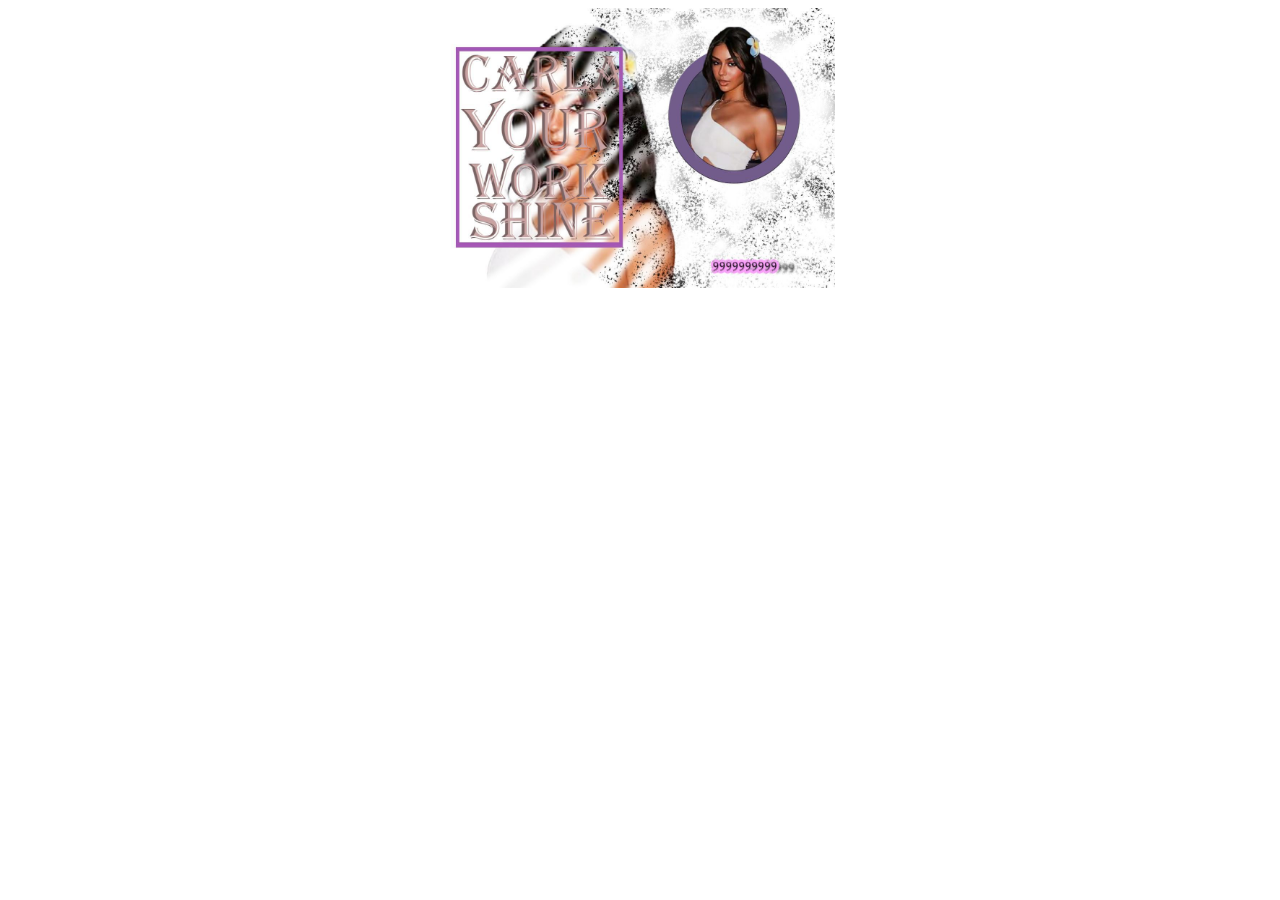
<file: p-1.html>
<!DOCTYPE html>
<html lang="en">
<head>
    <meta charset="UTF-8">
    <meta name="viewport" content="width=device-width, initial-scale=1.0">
    <title>Maryam Sultani - Graphic Desinger</title>
    <style>
        body {
            display: flex;
            justify-content: center;
        }
    </style>
</head>
<body>
    <img src="./assets/img/p-1.jpg" width="390px" height="280px" alt="">
</body>
</html>
</file>
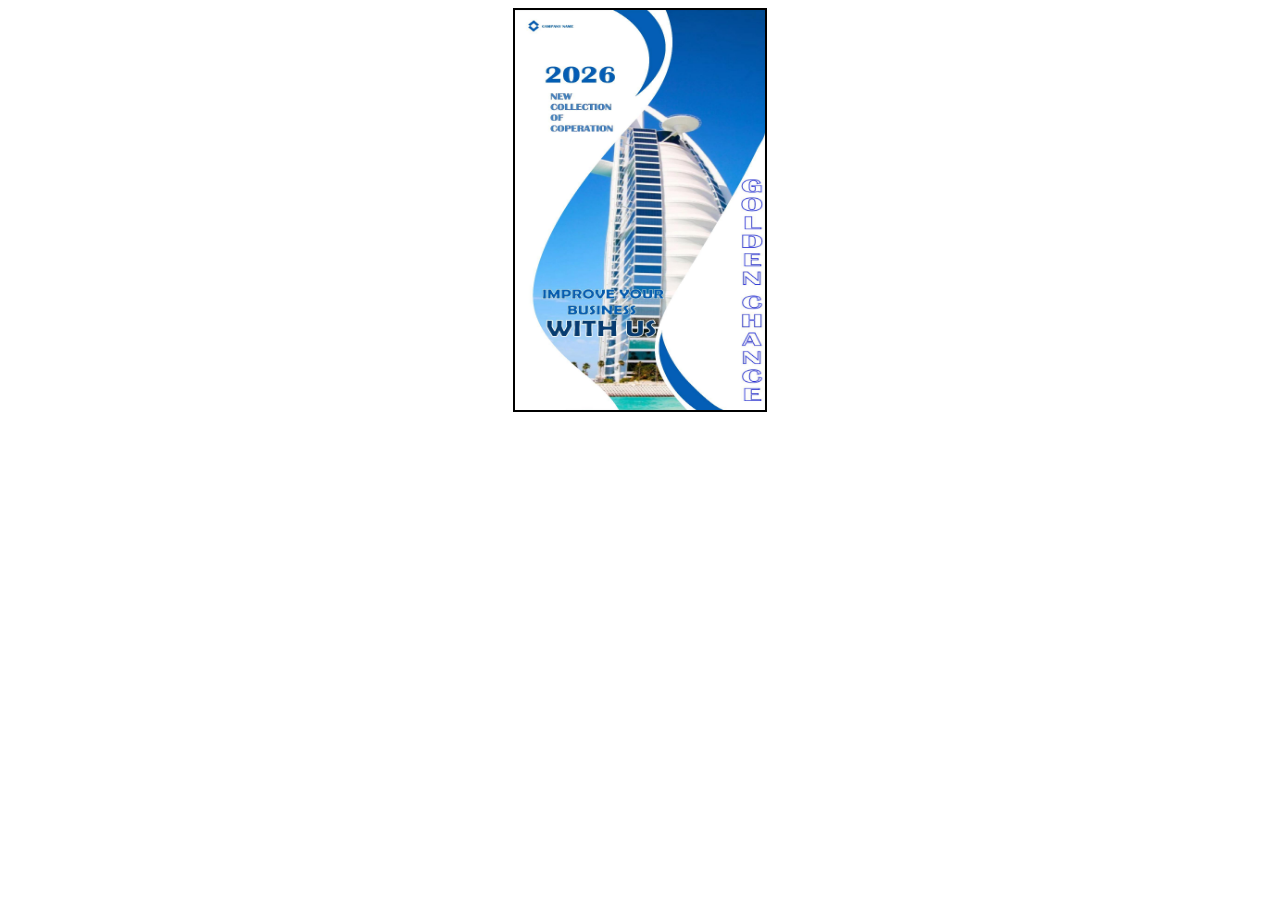
<file: p-2.html>
<!DOCTYPE html>
<html lang="en">
<head>
    <meta charset="UTF-8">
    <meta name="viewport" content="width=device-width, initial-scale=1.0">
    <title>Maryam Sultani - Graphic Desinger</title>
    <style>
        body{
            display: flex;
            justify-content: center;
        }
    </style>
</head>
<body>
    <img src="./assets/img/p-2.jpg" width="250px" height="400px" style="border: 2px solid black;" alt="">
</body>
</html>
</file>
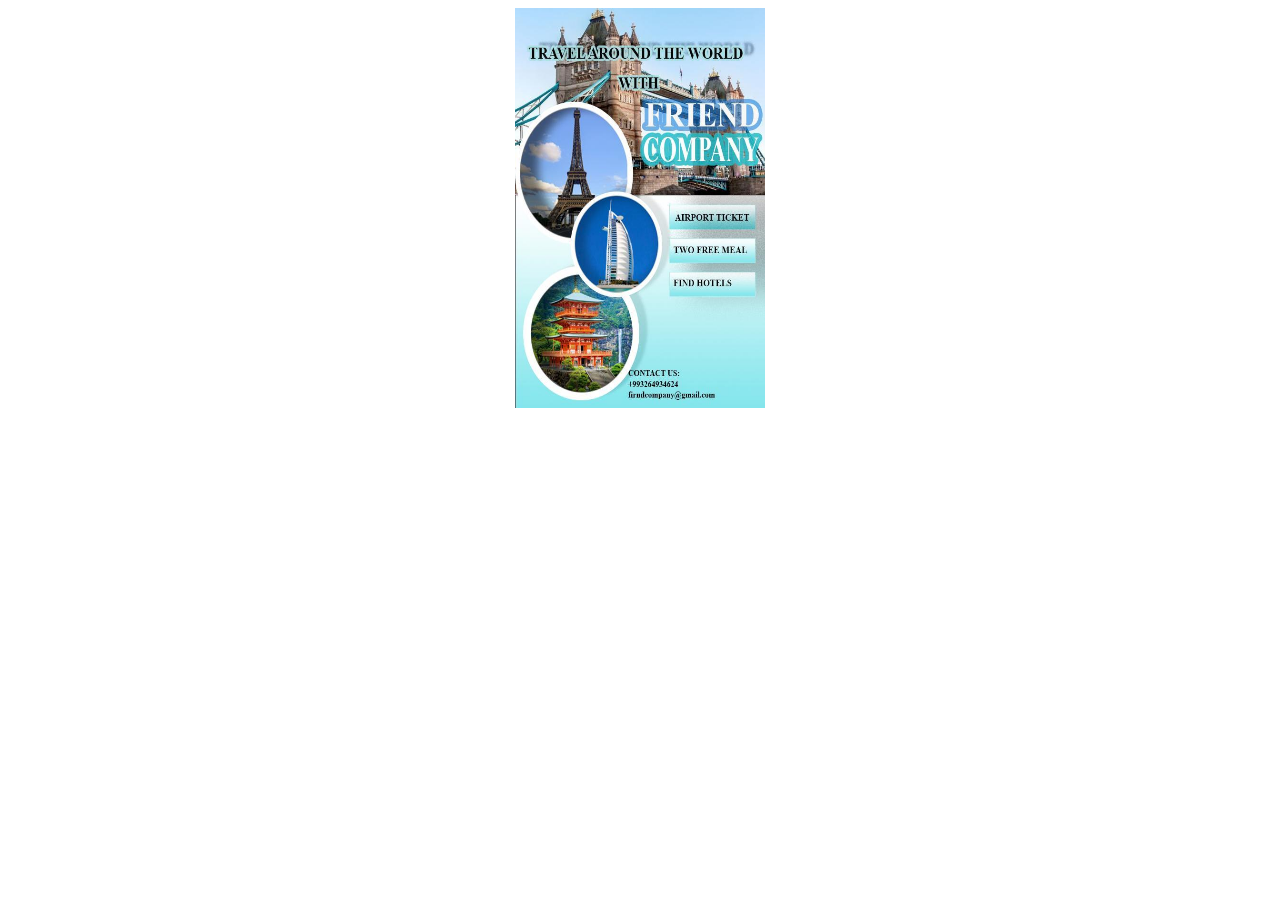
<file: p-3.html>
<!DOCTYPE html>
<html lang="en">
<head>
    <meta charset="UTF-8">
    <meta name="viewport" content="width=device-width, initial-scale=1.0">
    <title>Maryam Sultani - Graphic Desinger</title>
    <style>
        body {
            display: flex;
            justify-content: center;
        }
    </style>
</head>
<body>
    <img src="./assets/img/p-3.jpg" width="250px" height="400px" alt="">
</body>
</html>
</file>
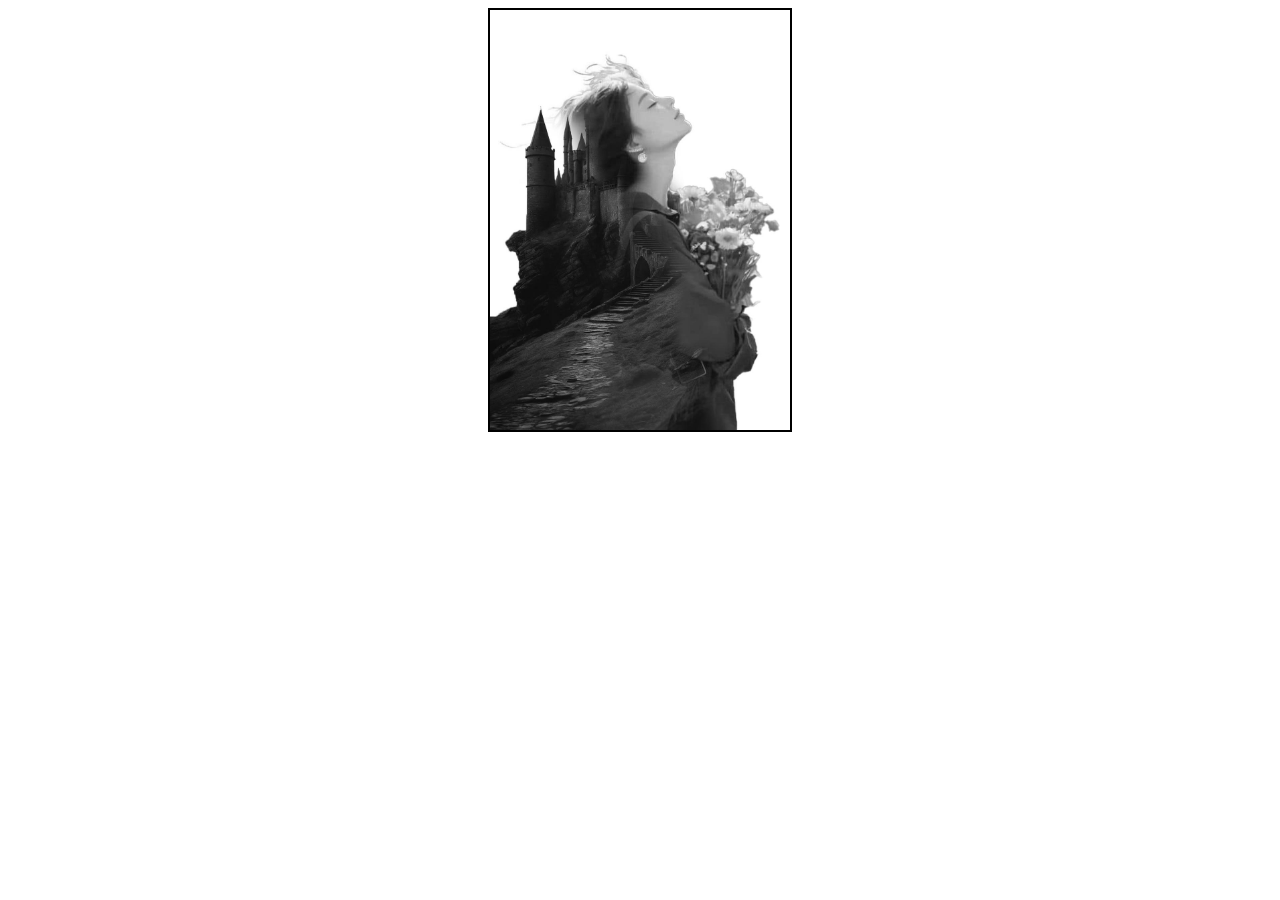
<file: p-4.html>
<!DOCTYPE html>
<html lang="en">
<head>
    <meta charset="UTF-8">
    <meta name="viewport" content="width=device-width, initial-scale=1.0">
    <title>Maryam Sultani - Graphic Desinger</title>
    <style>
        body {
            display: flex;
            justify-content: center;
        }
    </style>
</head>
<body>
    <img src="./assets/img/p-4.jpg" width="300px" height="420px" style="border: 2px solid black;" alt="">
</body>
</html>
</file>
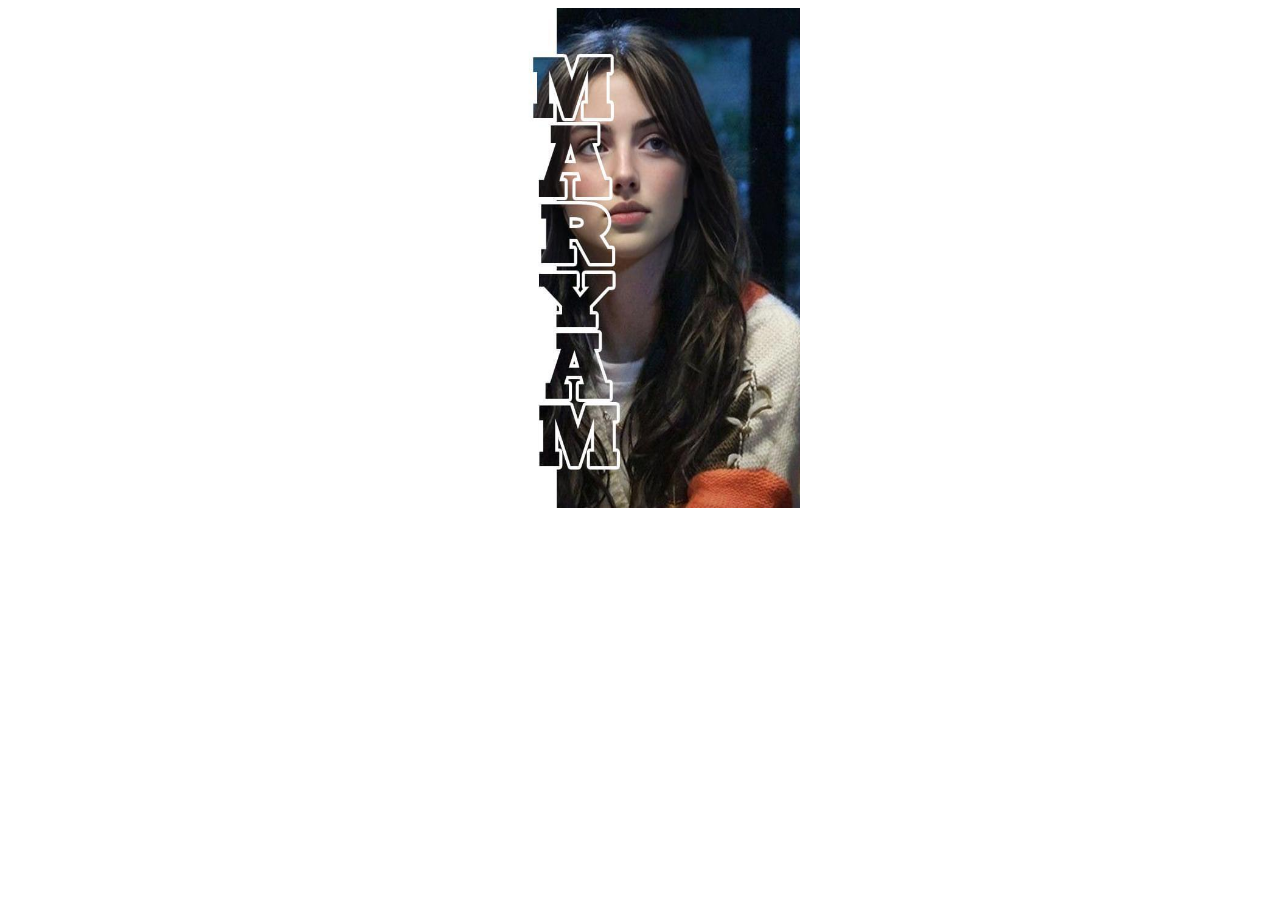
<file: p-5.html>
<!DOCTYPE html>
<html lang="en">
<head>
    <meta charset="UTF-8">
    <meta name="viewport" content="width=device-width, initial-scale=1.0">
    <title>Maryam Sultani - Graphic Desinger</title>
    <style>
         body {
            display: flex;
            justify-content: center;
        }
    </style>
</head>
<body>
    <img src="./assets/img/p-5-1.jpg" width="320px" height="500px" alt="">
</body>

</html>
</file>
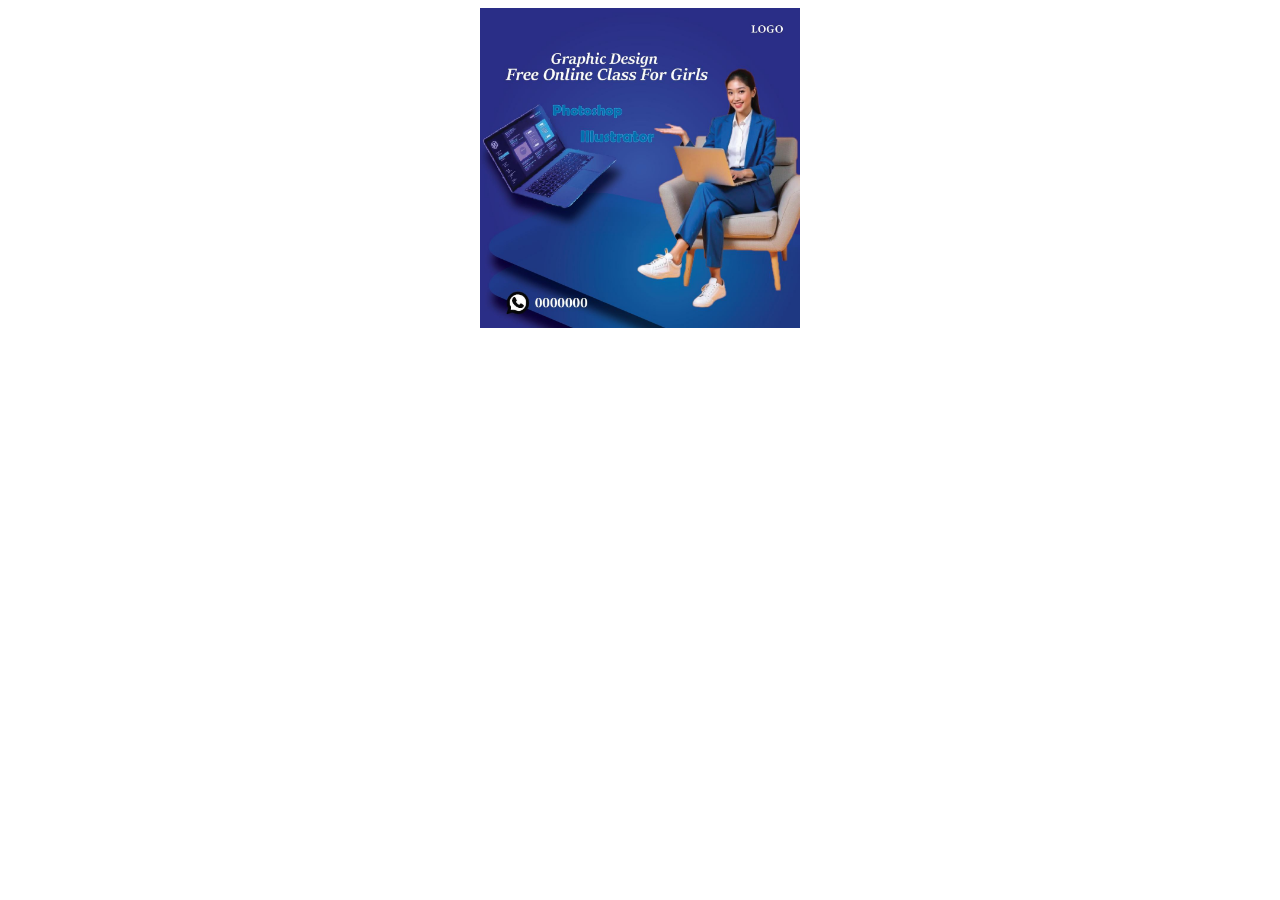
<file: p-6.html>
<!DOCTYPE html>
<html lang="en">
<head>
    <meta charset="UTF-8">
    <meta name="viewport" content="width=device-width, initial-scale=1.0">
    <title>Maryam Sultani - Graphic Desinger</title>
    <style>
         body {
            display: flex;
            justify-content: center;
        }
    </style>
</head>
<body>
    <img src="./assets/img/p-6.jpg" width="320px" height="320px" alt="">
    
</body>
</html>
</file>
